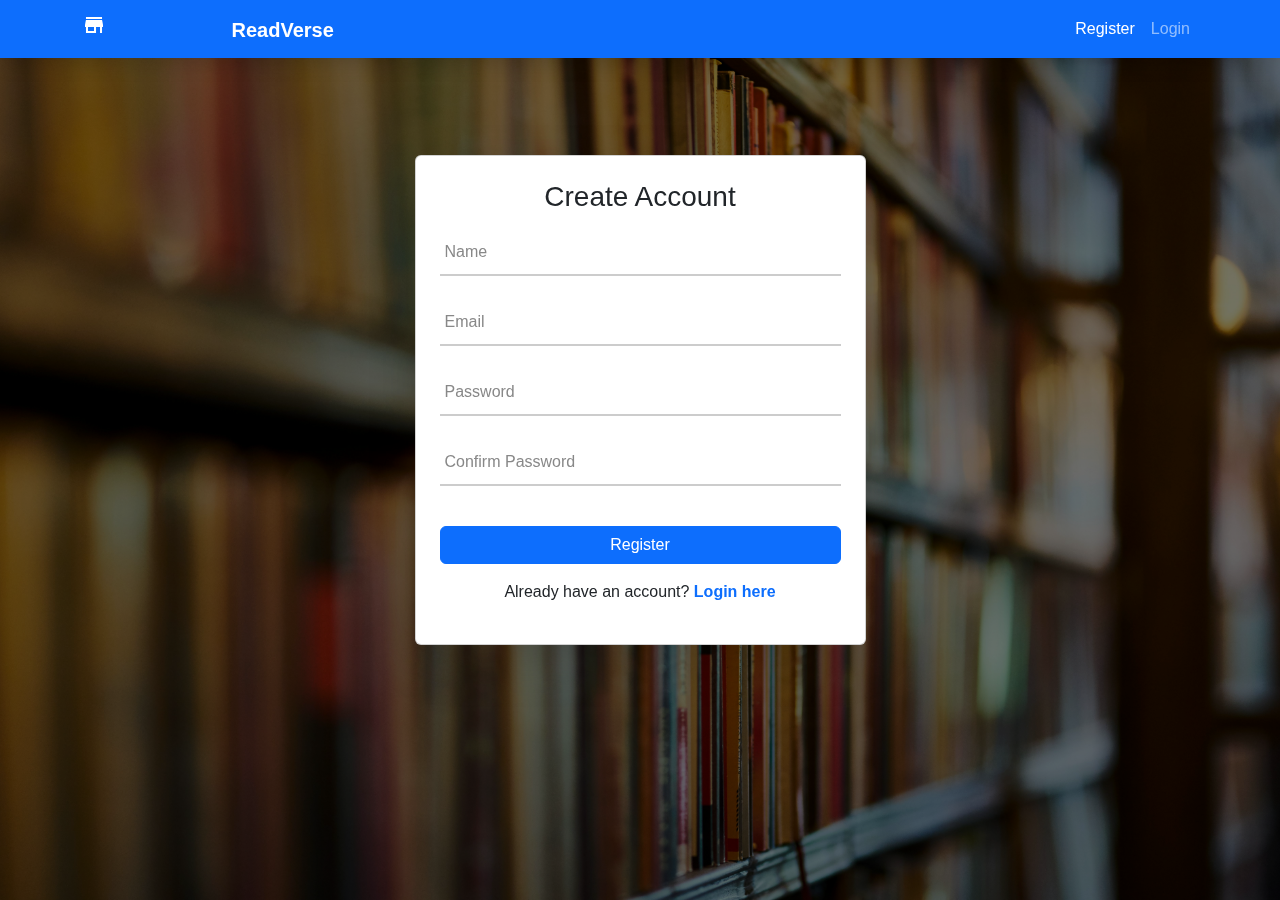
<file: index.html>
<!DOCTYPE html>
<html lang="en">

<head>
    <meta charset="UTF-8">
    <meta name="viewport" content="width=device-width, initial-scale=1.0">
    <title>User Signup</title>

    <!-- Bootstrap CDN -->
    <link rel="stylesheet"
        href="https://cdn.jsdelivr.net/npm/bootstrap@5.3.0/dist/css/bootstrap.min.css">

    <!-- Material Icons -->
    <link href="https://fonts.googleapis.com/icon?family=Material+Icons" rel="stylesheet">

    <link rel="stylesheet" href="css/style.css">
</head>

<body class="bg-light">

    <!-- ===================== NAVBAR ===================== -->
    <nav class="navbar navbar-expand-lg navbar-dark bg-primary shadow">
        <div class="container">

            <a class="navbar-brand fw-bold" href="#">
                <span class="material-icons">storefront</span> ReadVerse
            </a>

            <button class="navbar-toggler" type="button" data-bs-toggle="collapse"
                data-bs-target="#navbarNav">
                <span class="navbar-toggler-icon"></span>
            </button>

            <div class="collapse navbar-collapse" id="navbarNav">

                <ul class="navbar-nav ms-auto">

                    <li class="nav-item">
                        <a class="nav-link active" href="index.html">Register</a>
                    </li>

                    <li class="nav-item">
                        <a class="nav-link" href="login.html">Login</a>
                    </li>

                </ul>

            </div>
        </div>
    </nav>

    <!-- ===================== FORM SECTION ===================== -->
    <div class="container mt-4">
        <div class="row justify-content-center">
            <div class="col-md-5">

                <div class="card p-4 shadow-lg">
                    <h3 class="text-center mb-3">Create Account</h3>

                    <form id="signupForm">

                        <!-- Name -->
                        <div class="md-input">
                            <input type="text" id="name" required>
                            <label>Name</label>
                        </div>

                        <!-- Email -->
                        <div class="md-input">
                            <input type="email" id="email" required>
                            <label>Email</label>
                        </div>

                        <!-- Password -->
                        <div class="md-input">
                            <input type="password" id="password" required>
                            <label>Password</label>
                        </div>

                        <!-- Confirm Password -->
                        <div class="md-input">
                            <input type="password" id="confirmPassword" required>
                            <label>Confirm Password</label>
                        </div>

                        <button class="btn btn-primary w-100 mt-3" type="submit">
                            Register
                        </button>

                    </form>

                    <p class="text-center mt-3">
                        Already have an account?
                        <a href="login.html" class="fw-semibold" style="text-decoration:none;">
                            Login here
                        </a>
                    </p>

                </div>

                <!-- Snackbar -->
                <div id="snackbar"></div>

            </div>
        </div>
    </div>

    <script src="js/script.js"></script>

    <!-- Bootstrap JS -->
    <script src="https://cdn.jsdelivr.net/npm/bootstrap@5.3.0/dist/js/bootstrap.bundle.min.js"></script>

</body>

</html>
</file>
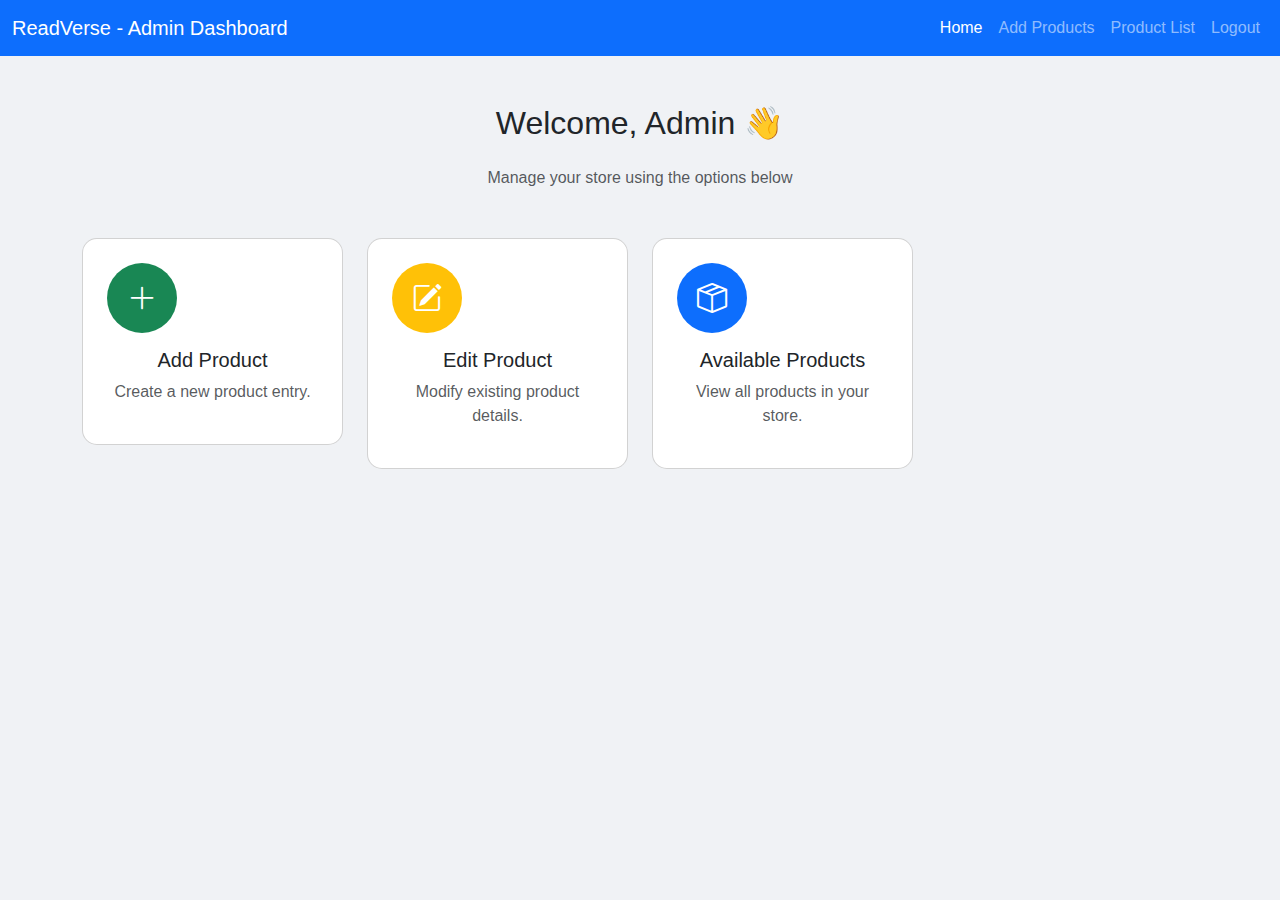
<file: admin_home.html>
<!DOCTYPE html>
<html lang="en">
<head>
    <meta charset="UTF-8">
    <meta name="viewport" content="width=device-width, initial-scale=1.0">
    <title>Admin Dashboard</title>

    <!-- Bootstrap -->
    <link href="https://cdn.jsdelivr.net/npm/bootstrap@5.3.0/dist/css/bootstrap.min.css" rel="stylesheet">

    <style>
        body {
            background: #f0f2f5;
            font-family: 'Roboto', sans-serif;
        }
        .card-option {
            transition: 0.3s;
            border-radius: 15px;
            cursor: pointer;
        }
        .card-option:hover {
            transform: translateY(-5px);
            box-shadow: 0 6px 18px rgba(0,0,0,0.15);
        }
        .icon-circle {
            height: 70px;
            width: 70px;
            border-radius: 50%;
            background: #4e73df;
            display: flex;
            align-items: center;
            justify-content: center;
            color: white;
            font-size: 30px;
            margin-bottom: 15px;
        }
    </style>
</head>
<body>

<!-- Navbar -->
<nav class="navbar navbar-expand-lg navbar-dark bg-primary">
    <div class="container-fluid">
        <a class="navbar-brand" href="#">ReadVerse - Admin Dashboard</a>
        <button class="navbar-toggler" type="button" data-bs-toggle="collapse" data-bs-target="#navbarNav">
            <span class="navbar-toggler-icon"></span>
        </button>

        <div class="collapse navbar-collapse" id="navbarNav">
            <ul class="navbar-nav ms-auto">
                <li class="nav-item"><a class="nav-link active" href="#">Home</a></li>
                <li class="nav-item"><a class="nav-link" href="add_product.html">Add Products</a></li>
                <li class="nav-item"><a class="nav-link" href="product_list.html">Product List</a></li>
                <li class="nav-item"><a class="nav-link" href="login.html">Logout</a></li>
            </ul>
        </div>
    </div>
</nav>

<!-- Main Container -->
<div class="container text-center mt-5">

    <h2 class="mb-4">Welcome, Admin 👋</h2>
    <p class="text-muted mb-5">Manage your store using the options below</p>

    <div class="row g-4">

        <!-- Add Product -->
        <div class="col-md-3">
            <div class="card p-4 card-option" onclick="location.href='add_product.html'">
                <div class="icon-circle bg-success">
                    <i class="bi bi-plus-lg"></i>
                </div>
                <h5>Add Product</h5>
                <p class="text-muted">Create a new product entry.</p>
            </div>
        </div>

        <!-- Edit Product -->
        <div class="col-md-3">
            <div class="card p-4 card-option" onclick="location.href='product_list.html'">
                <div class="icon-circle bg-warning">
                    <i class="bi bi-pencil-square"></i>
                </div>
                <h5>Edit Product</h5>
                <p class="text-muted">Modify existing product details.</p>
            </div>
        </div>

        <!-- View Products -->
        <div class="col-md-3">
            <div class="card p-4 card-option" onclick="location.href='product_list.html'">
                <div class="icon-circle bg-primary">
                    <i class="bi bi-box-seam"></i>
                </div>
                <h5>Available Products</h5>
                <p class="text-muted">View all products in your store.</p>
            </div>
        </div>

    </div>
</div>

<!-- Bootstrap Icons -->
<link rel="stylesheet" href="https://cdn.jsdelivr.net/npm/bootstrap-icons@1.10.5/font/bootstrap-icons.css">

<!-- Bootstrap JS -->
<script src="https://cdn.jsdelivr.net/npm/bootstrap@5.3.0/dist/js/bootstrap.bundle.min.js"></script>

</body>
</html>
</file>
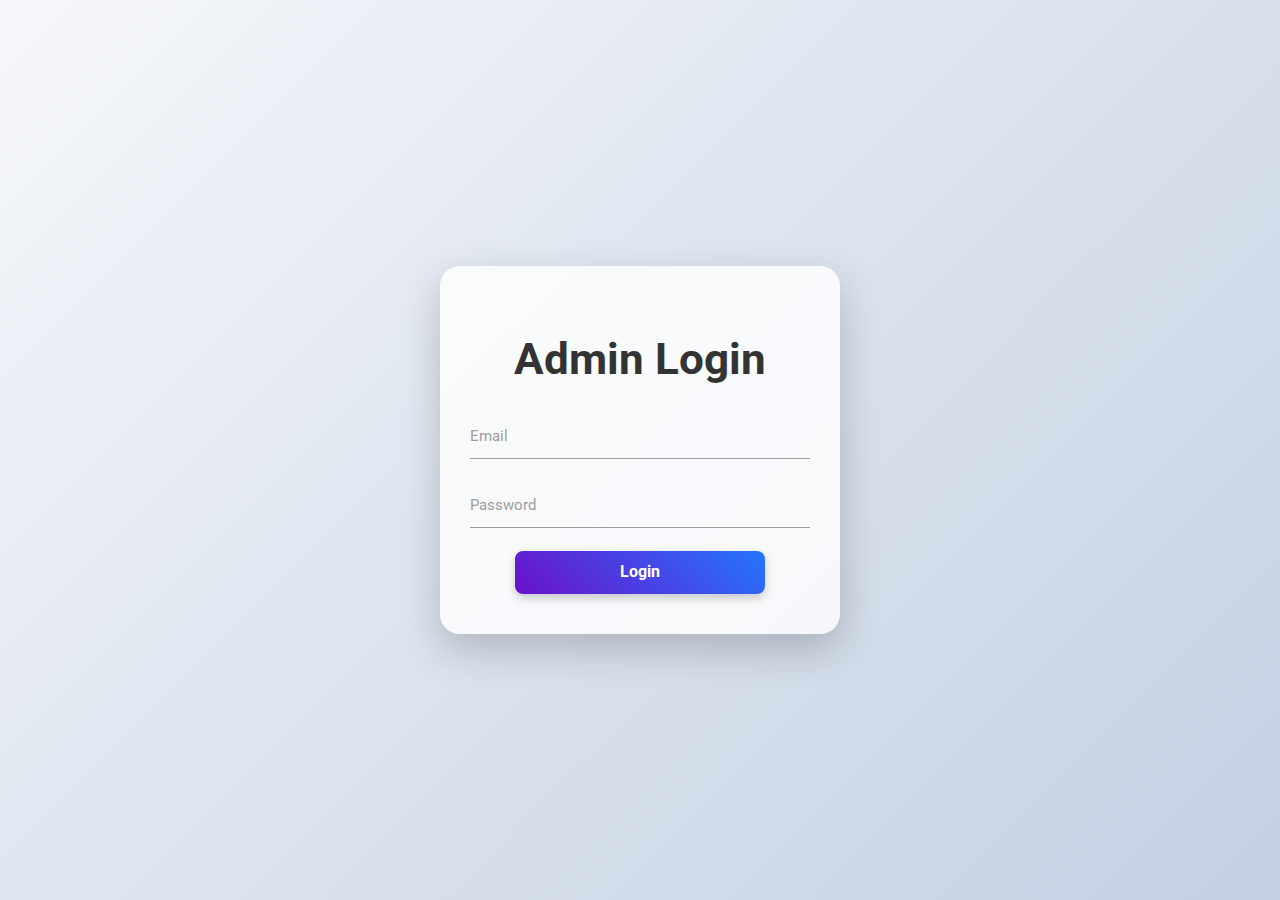
<file: admin_login.html>
<!DOCTYPE html>
<html lang="en">
<head>
<meta charset="UTF-8">
<meta name="viewport" content="width=device-width, initial-scale=1.0">
<title>Admin Login</title>
<link href="https://cdnjs.cloudflare.com/ajax/libs/materialize/1.0.0/css/materialize.min.css" rel="stylesheet">
<link href="https://fonts.googleapis.com/css2?family=Roboto:wght@400;500;700&display=swap" rel="stylesheet">
<style>
    body {
        font-family: 'Roboto', sans-serif;
        background: linear-gradient(135deg, #f5f7fa, #c3cfe2);
        min-height: 100vh;
        display: flex;
        justify-content: center;
        align-items: center;
    }
    .login-container {
        background: #ffffffcc;
        padding: 40px 30px;
        border-radius: 20px;
        box-shadow: 0 15px 40px rgba(0,0,0,0.2);
        width: 100%;
        max-width: 400px;
        text-align: center;
    }
    h3 { font-weight: 700; margin-bottom: 30px; color:#333; }
    .btn { width: 100%; background: #5c6bc0; border-radius: 50px; padding:10px 0; font-weight:500; }
    .btn:hover { background: #3949ab; }

   .login-btn {
    width: 250px;              /* button width */
    padding: 12px 20px;        /* vertical + horizontal padding */
    font-size: 16px;           /* text size */
    font-weight: bold;          /* make text bold */
    color: #fff;               /* text color */
    background: linear-gradient(45deg, #6a11cb, #2575fc); /* gradient */
    border: none;              /* remove default border */
    border-radius: 8px;        /* rounded corners */
    box-shadow: 0 4px 10px rgba(0,0,0,0.2); /* subtle shadow */
    cursor: pointer;           /* pointer on hover */
    transition: all 0.3s ease; /* smooth transition for hover effects */
}

/* Hover effect */
.login-btn:hover {
    background: linear-gradient(45deg, #2575fc, #6a11cb); /* reverse gradient */
    transform: translateY(-2px); /* slight lift */
    box-shadow: 0 6px 12px rgba(0,0,0,0.25);
}

/* Optional active/click effect */
.login-btn:active {
    transform: translateY(1px);
    box-shadow: 0 3px 6px rgba(0,0,0,0.2);
}


</style>
</head>
<body>

<div class="login-container">
    <h3>Admin Login</h3>
    <form id="loginForm">
        <div class="input-field">
            <input id="email" type="email" required>
            <label for="email">Email</label>
        </div>
        <div class="input-field">
            <input id="password" type="password" required>
            <label for="password">Password</label>
        </div>
        <button type="submit" class="login-btn">Login</button>

    </form>
</div>

<script src="https://cdnjs.cloudflare.com/ajax/libs/materialize/1.0.0/js/materialize.min.js"></script>
<script>
const admin = { email: "admin@gmail.com", password: "admin123" };

document.getElementById("loginForm").addEventListener("submit", function(e){
    e.preventDefault();
    const email = document.getElementById("email").value;
    const password = document.getElementById("password").value;

    if(email === admin.email && password === admin.password){
        localStorage.setItem("isAdminLoggedIn", "true");
        window.location.href = "admin_home.html";
    } else {
        M.toast({html: 'Invalid credentials', classes:'red'});
    }
});
</script>
</body>
</html>
</file>
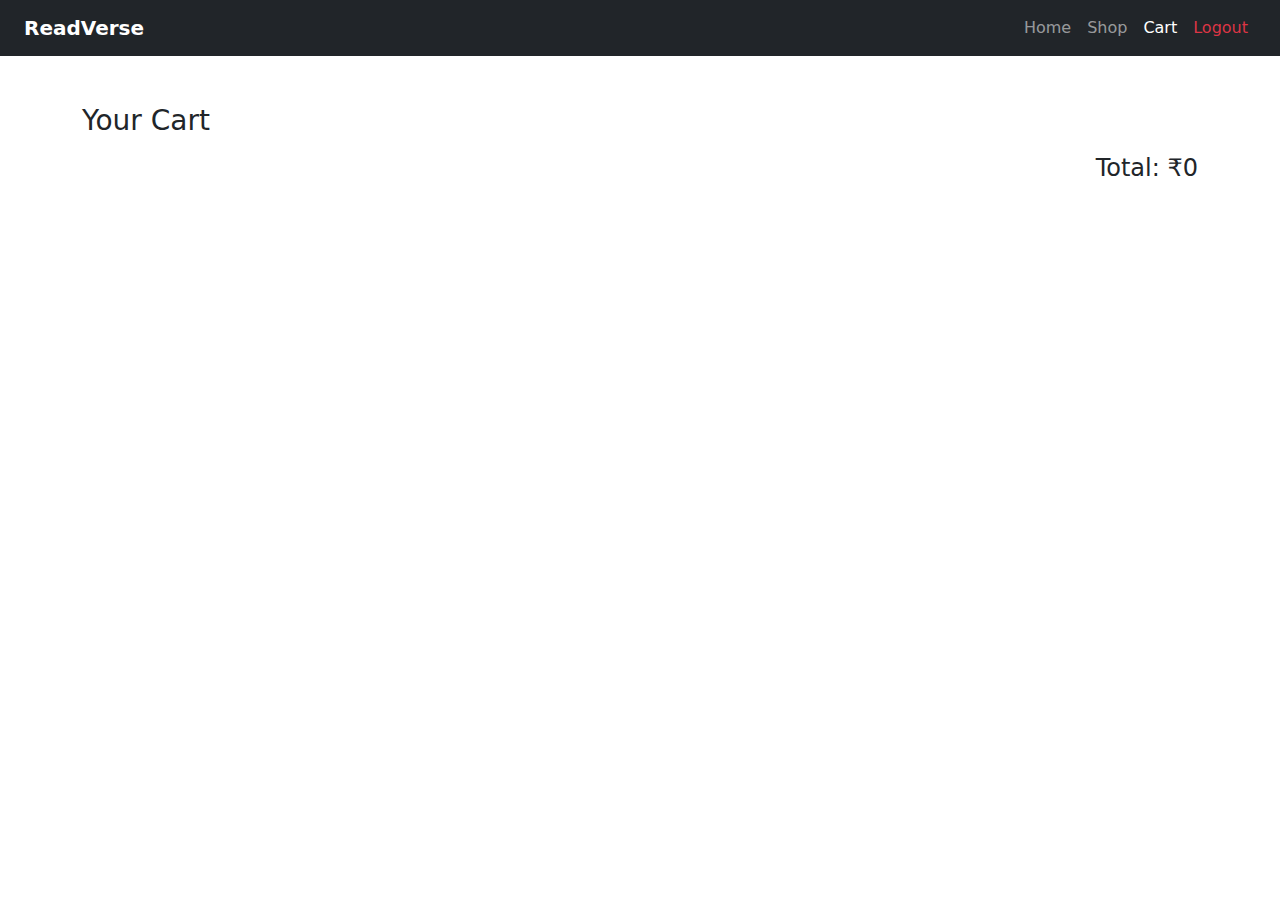
<file: cart.html>
<!DOCTYPE html>
<html lang="en">
<head>
    <meta charset="UTF-8">
    <meta name="viewport" content="width=device-width, initial-scale=1.0">
    <title>Your Cart</title>

    <link rel="stylesheet" href="https://cdn.jsdelivr.net/npm/bootstrap@5.3.0/dist/css/bootstrap.min.css">

    <style>
        .cart-img {
            width: 80px;
            height: 110px;
            object-fit: cover;
            border-radius: 6px;
        }
    </style>
</head>
<body>

<!-- NAVBAR -->
<nav class="navbar navbar-expand-lg navbar-dark bg-dark px-4">
    <a class="navbar-brand fw-bold" href="home.html">ReadVerse</a>
    <button class="navbar-toggler" type="button" data-bs-toggle="collapse" data-bs-target="#navbarNav">
        <span class="navbar-toggler-icon"></span>
    </button>

    <div class="collapse navbar-collapse" id="navbarNav">
        <ul class="navbar-nav ms-auto align-items-center">
            <li class="nav-item"><a class="nav-link" href="home.html">Home</a></li>
            <li class="nav-item"><a class="nav-link" href="products.html">Shop</a></li>
            <li class="nav-item"><a class="nav-link active" href="cart.html">Cart</a></li>
            <li class="nav-item">
                <a class="nav-link text-danger" href="#" id="logoutBtn">Logout</a>
            </li>
        </ul>
    </div>
</nav>

<div class="container my-5">
    <h3>Your Cart</h3>
    <div id="cartItems"></div>
    <h4 class="text-end mt-3" id="grandTotal">Total: ₹0</h4>
</div>

<script>
function loadCart() {
    let cart = JSON.parse(localStorage.getItem("cart")) || [];
    let container = document.getElementById("cartItems");
    container.innerHTML = "";

    let total = 0;

    cart.forEach((item, i) => {
        total += item.price * item.qty;

        container.innerHTML += `
        <div class="row bg-white shadow-sm p-3 mb-3 rounded">
            <div class="col-3">
                <img src="${item.image}" class="cart-img">
            </div>

            <div class="col-5">
                <h6>${item.name}</h6>
                <p class="text-muted">₹${item.price}</p>
            </div>

            <div class="col-2">
                <input type="number" min="1" class="form-control" 
                       value="${item.qty}" onchange="updateQty(${i}, this.value)">
            </div>

            <div class="col-2">
                <button class="btn btn-danger" onclick="removeItem(${i})">X</button>
            </div>
        </div>
        `;
    });

    document.getElementById("grandTotal").innerText = "Total: ₹" + total;
}

function updateQty(i, qty) {
    let cart = JSON.parse(localStorage.getItem("cart"));
    cart[i].qty = parseInt(qty);
    localStorage.setItem("cart", JSON.stringify(cart));
    loadCart();
}

function removeItem(i) {
    let cart = JSON.parse(localStorage.getItem("cart"));
    cart.splice(i, 1);
    localStorage.setItem("cart", JSON.stringify(cart));
    loadCart();
}

loadCart();

document.getElementById("logoutBtn")?.addEventListener("click", function () {
    // Clear login session
    localStorage.removeItem("currentUser");

    // Optional: clear cart
    // localStorage.removeItem("cart");

    alert("Logged out successfully!");

    // Redirect to login page
    window.location.href = "login.html";
});

</script>

</body>
</html>
</file>
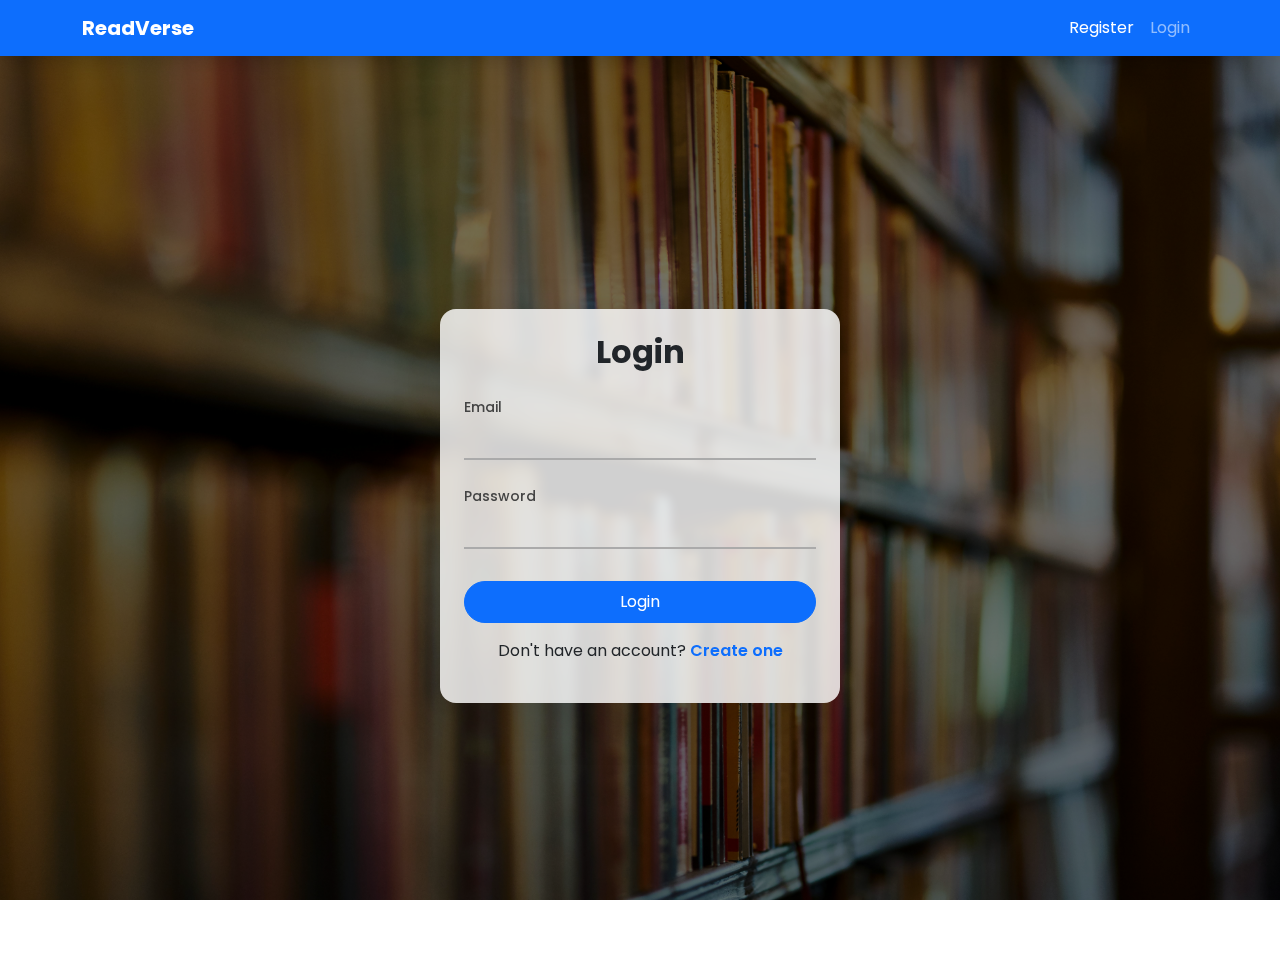
<file: login.html>
<!DOCTYPE html>
<html lang="en">
<head>
    <meta charset="UTF-8">
    <meta name="viewport" content="width=device-width, initial-scale=1.0">
    <title>Login - ShopEase</title>

    <!-- Bootstrap -->
    <link rel="stylesheet"
          href="https://cdn.jsdelivr.net/npm/bootstrap@5.3.0/dist/css/bootstrap.min.css">

    <!-- Google Font -->
    <link href="https://fonts.googleapis.com/css2?family=Poppins:wght@300;400;500;600&display=swap"
          rel="stylesheet">

    <link rel="stylesheet" href="css/login.css">
</head>

<body>

    <!-- ===================== NAVBAR ===================== -->
    <nav class="navbar navbar-expand-lg navbar-dark bg-primary shadow">
        <div class="container">

            <a class="navbar-brand fw-bold" href="#">
                <span class="material-icons"></span> ReadVerse
            </a>

            <button class="navbar-toggler" type="button" data-bs-toggle="collapse"
                data-bs-target="#navbarNav">
                <span class="navbar-toggler-icon"></span>
            </button>

            <div class="collapse navbar-collapse" id="navbarNav">

                <ul class="navbar-nav ms-auto">

                    <li class="nav-item">
                        <a class="nav-link active" href="index.html">Register</a>
                    </li>

                    <li class="nav-item">
                        <a class="nav-link" href="login.html">Login</a>
                    </li>

                </ul>

            </div>
        </div>
    </nav>

    <div id="snackbar">Invalid email or password!</div>

    <div class="container d-flex justify-content-center align-items-center vh-100">
        <div class="login-box shadow-lg p-4 rounded-4">

            <h2 class="text-center mb-4 fw-bold">Login</h2>

            <form id="loginForm">

                <div class="form-group mb-4">
                    <label class="material-label">Email</label>
                    <input type="email" id="email" class="form-control material-input">
                </div>

                <div class="form-group mb-4">
                    <label class="material-label">Password</label>
                    <input type="password" id="password" class="form-control material-input">
                </div>

                <button type="submit" class="btn btn-primary w-100 py-2 mt-2 rounded-pill">
                    Login
                </button>
            </form>

            <!-- ⭐ Registration Link -->
            <p class="text-center mt-3">
                Don't have an account?
                <a href="index.html" class="fw-semibold" style="text-decoration:none;">
                    Create one
                </a>
            </p>

        </div>
    </div>

    <script src="js/login.js"></script>
</body>
</html>
</file>
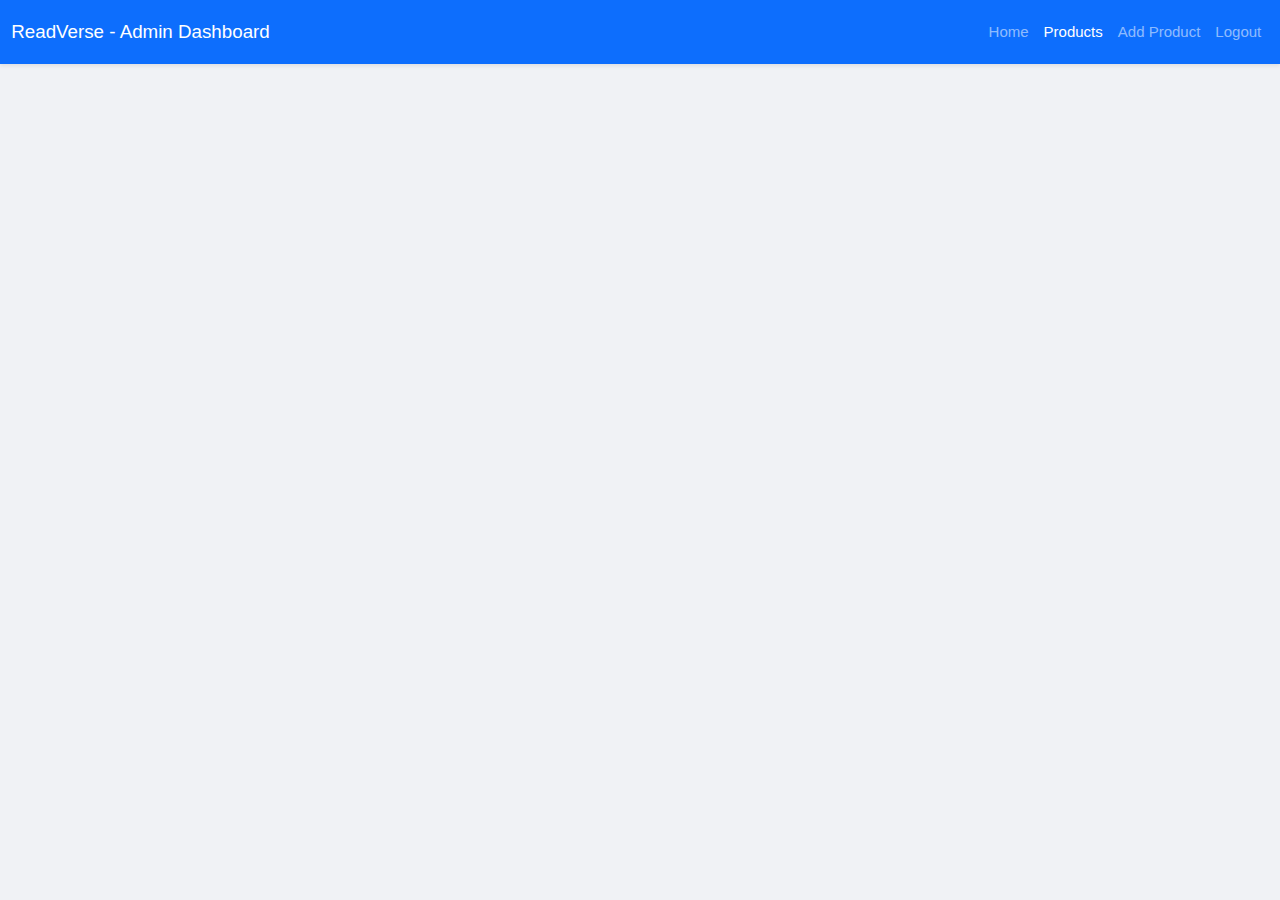
<file: product_list.html>
<!DOCTYPE html>
<html lang="en">
<head>
<meta charset="UTF-8">
<meta name="viewport" content="width=device-width, initial-scale=1.0">
<title>Product List</title>

<!-- Bootstrap CSS -->
<link rel="stylesheet" href="https://cdn.jsdelivr.net/npm/bootstrap@5.3.0/dist/css/bootstrap.min.css">
<link href="https://cdnjs.cloudflare.com/ajax/libs/materialize/1.0.0/css/materialize.min.css" rel="stylesheet">
<style>
body { font-family:'Roboto', sans-serif; background:#f0f2f5; }
.card img { max-height:150px; object-fit:cover; }
.card-footer button { margin-right:5px; }
</style>
</head>
<body>

<!-- Navbar -->
<nav class="navbar navbar-expand-lg navbar-dark bg-primary shadow-sm">
  <div class="container-fluid">
    <a class="navbar-brand" href="admin_home.html">ReadVerse - Admin Dashboard</a>
    <button class="navbar-toggler" type="button" data-bs-toggle="collapse" data-bs-target="#navbarNav">
      <span class="navbar-toggler-icon"></span>
    </button>
    <div class="collapse navbar-collapse" id="navbarNav">
      <ul class="navbar-nav ms-auto">
        <li class="nav-item"><a class="nav-link" href="admin_home.html">Home</a></li>
        <li class="nav-item"><a class="nav-link active" href="product_list.html">Products</a></li>
        <li class="nav-item"><a class="nav-link" href="add_product.html">Add Product</a></li>
        <li class="nav-item"><a class="nav-link" href="#" onclick="logout()">Logout</a></li>
      </ul>
    </div>
  </div>
</nav>

<div class="container mt-4">
  <div class="row" id="productList"></div>
</div>

<script src="https://cdn.jsdelivr.net/npm/bootstrap@5.3.0/dist/js/bootstrap.bundle.min.js"></script>
<script src="https://cdnjs.cloudflare.com/ajax/libs/materialize/1.0.0/js/materialize.min.js"></script>

<script>
let products = JSON.parse(localStorage.getItem('products')) || [];

// Ensure each product has an id
products = products.map((p, i) => p.id ? p : {...p, id: i});
localStorage.setItem('products', JSON.stringify(products));

const productList = document.getElementById('productList');

function renderProducts() {
  productList.innerHTML = '';
  products.forEach(product => {
    const col = document.createElement('div');
    col.classList.add('col-md-4', 'mb-4');
    col.innerHTML = `
      <div class="card shadow-sm">
        <img src="${product.image}" class="card-img-top" alt="${product.name}">
        <div class="card-body">
          <h5 class="card-title">${product.name}</h5>
          <p class="mb-1">Price: ₹${product.price}</p>
          <p class="text-muted">Category: ${product.category}</p>
        </div>
        <div class="card-footer d-flex justify-content-between">
          <button class="btn btn-sm btn-success editBtn" data-id="${product.id}">Edit</button>
          <button class="btn btn-sm btn-danger deleteBtn" data-id="${product.id}">Delete</button>
        </div>
      </div>
    `;
    productList.appendChild(col);
  });

  // Edit button
  document.querySelectorAll('.editBtn').forEach(btn => {
    btn.addEventListener('click', e => {
      const id = e.target.getAttribute('data-id');
      localStorage.setItem('editProductId', id);
      window.location.href = 'edit_products.html';
    });
  });

  // Delete button
  document.querySelectorAll('.deleteBtn').forEach(btn => {
    btn.addEventListener('click', e => {
      const id = e.target.getAttribute('data-id');
      if(confirm("Are you sure you want to delete this product?")){
        products = products.filter(p => p.id != id);
        localStorage.setItem('products', JSON.stringify(products));
        renderProducts();
      }
    });
  });
}

renderProducts();

function logout(){
  localStorage.removeItem('loggedInUser');
  window.location.href = 'login.html';
}
</script>
</body>
</html>
</file>
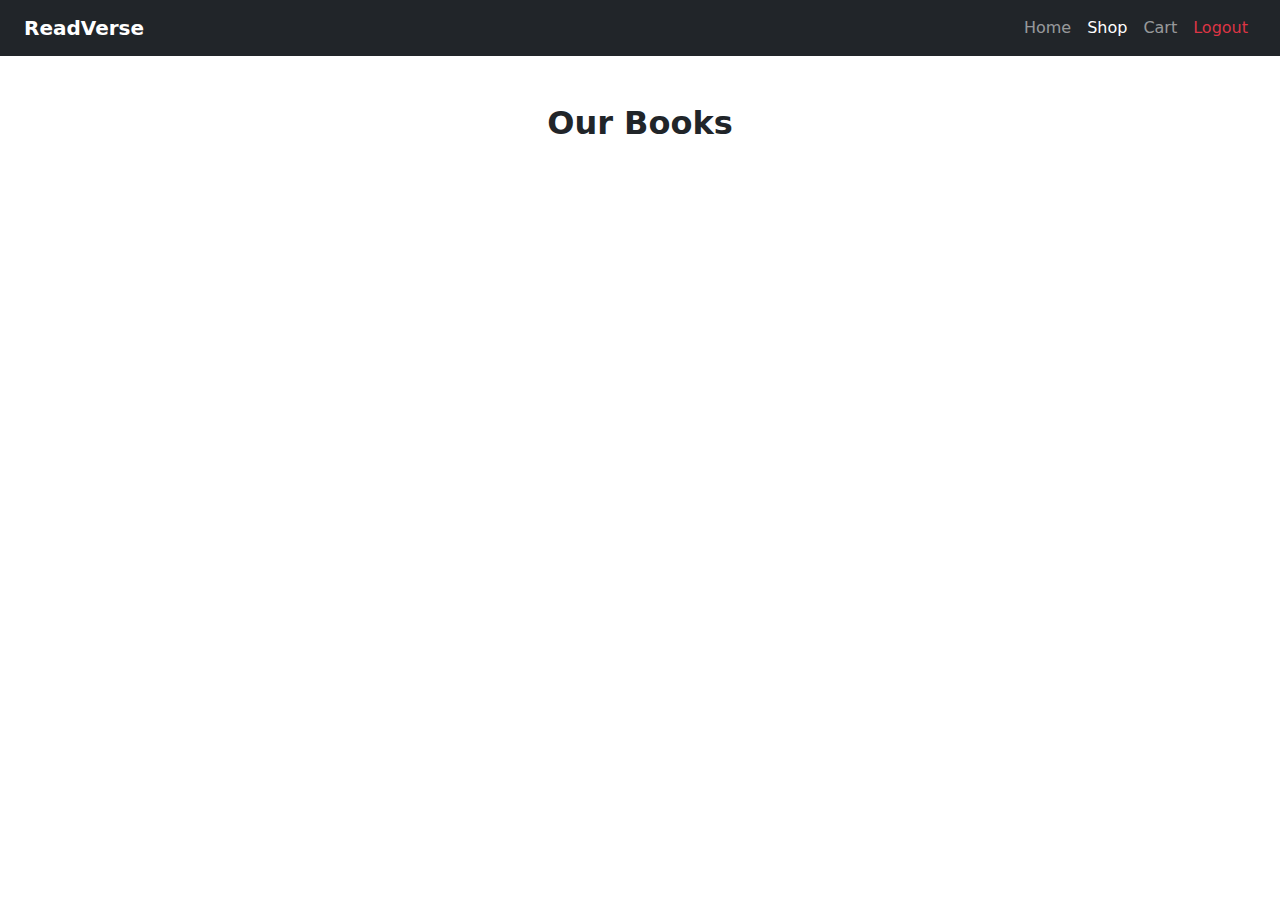
<file: products.html>
<!DOCTYPE html>
<html lang="en">
<head>
    <meta charset="UTF-8">
    <meta name="viewport" content="width=device-width, initial-scale=1.0">
    <title>ReadVerse - Shop</title>

    <link rel="stylesheet" href="https://cdn.jsdelivr.net/npm/bootstrap@5.3.0/dist/css/bootstrap.min.css">
</head>
<body>

<!-- NAVBAR -->
<nav class="navbar navbar-expand-lg navbar-dark bg-dark px-4">
    <a class="navbar-brand fw-bold" href="home.html">ReadVerse</a>
    <button class="navbar-toggler" type="button" data-bs-toggle="collapse" data-bs-target="#navbarNav">
        <span class="navbar-toggler-icon"></span>
    </button>

    <div class="collapse navbar-collapse" id="navbarNav">
        <ul class="navbar-nav ms-auto align-items-center">
            <li class="nav-item"><a class="nav-link" href="home.html">Home</a></li>
            <li class="nav-item"><a class="nav-link active" href="products.html">Shop</a></li>
            <li class="nav-item"><a class="nav-link" href="cart.html">Cart</a></li>
            <li class="nav-item">
                <a class="nav-link text-danger" href="#" id="logoutBtn">Logout</a>
            </li>
        </ul>
    </div>
</nav>

<!-- PRODUCT LIST -->
<section class="container my-5">
    <h2 class="text-center mb-4 fw-bold">Our Books</h2>
    <div class="row" id="productList"></div>
</section>

<script>
// Logout
document.getElementById("logoutBtn")?.addEventListener("click", function () {
    localStorage.removeItem("currentUser");
    alert("Logged out successfully!");
    window.location.href = "login.html";
});

// Get products
let products = JSON.parse(localStorage.getItem("products")) || [];
const container = document.getElementById("productList");

// Render products
function renderProducts() {
    container.innerHTML = ""; // clear container

    products.forEach((p, i) => {
        // Use p.image if available, otherwise default
        const imgSrc = p.image ? p.image : 'default-image.png';

        const col = document.createElement("div");
        col.classList.add("col-md-4", "mb-4");

        col.innerHTML = `
        <div class="card shadow-sm h-100">
            <img src="${imgSrc}" class="card-img-top" style="height:250px; object-fit:cover;">
            <div class="card-body d-flex flex-column">
                <h5>${p.name}</h5>
                <p>${p.description}</p>
                <h6 class="text-success fw-bold">₹${p.price}</h6>
                <button class="btn btn-primary mt-auto" onclick="addToCart(${i})">
                    Add to Cart
                </button>
            </div>
        </div>
        `;
        container.appendChild(col);
    });
}

// Add to cart
function addToCart(i) {
    let cart = JSON.parse(localStorage.getItem("cart")) || [];
    let p = products[i];

    let item = cart.find(c => c.id === p.id);

    if (item) {
        item.qty++;
    } else {
        cart.push({
            id: p.id,
            name: p.name,
            price: p.price,
            image: p.image ? p.image : 'default-image.png',
            qty: 1
        });
    }

    localStorage.setItem("cart", JSON.stringify(cart));
    alert("Added to cart!");
}

// Initial render
renderProducts();
</script>

<script src="https://cdn.jsdelivr.net/npm/bootstrap@5.3.0/dist/js/bootstrap.bundle.min.js"></script>
</body>
</html>
</file>
<file: css/style.css>
body {
    margin: 0;
    padding: 0;
    font-family: 'Poppins', sans-serif;
    background: url("../images/bg2.jpg") no-repeat center center/cover;
    height: 100vh;
}

body::before {
    content: "";
    position: fixed;
    top: 0;
    left: 0;
    width: 100%;
    height: 100%;
    background: rgba(0, 0, 0, 0.55);
    z-index: -1;
}

.card.p-4.shadow-lg {
    top: 15%;
}

/* MATERIAL DESIGN INPUT */
.md-input {
    position: relative;
    margin-bottom: 1.5rem;
}

.md-input input {
    width: 100%;
    padding: 10px 5px;
    font-size: 16px;
    border: none;
    border-bottom: 2px solid #ccc;
    outline: none;
    transition: 0.3s;
}

.md-input input:focus {
    border-bottom: 2px solid #0d6efd;
}

.md-input label {
    position: absolute;
    top: 10px;
    left: 5px;
    color: #888;
    transition: 0.3s;
    pointer-events: none;
}

.md-input input:focus + label,
.md-input input:valid + label {
    top: -12px;
    font-size: 13px;
    color: #0d6efd;
}

/* SNACKBAR */
#snackbar {
    visibility: hidden;
    min-width: 260px;
    background-color: #333;
    color: #fff;
    text-align: center;
    border-radius: 6px;
    padding: 14px;
    position: fixed;
    z-index: 9999;
    left: 50%;
    bottom: 40px;
    transform: translateX(-50%);
    font-size: 16px;
}

#snackbar.show {
    visibility: visible;
    animation: fadein 0.5s, fadeout 0.5s 2.5s;
}

@keyframes fadein {
    from { bottom: 0; opacity: 0; }
    to { bottom: 40px; opacity: 1; }
}

@keyframes fadeout {
    from { bottom: 40px; opacity: 1; }
    to { bottom: 0; opacity: 0; }
}
</file>
<file: css/login.css>
body {
    margin: 0;
    padding: 0;
    font-family: 'Poppins', sans-serif;
    background: url("../images/bg2.jpg") no-repeat center center/cover;
    height: 100vh;
}

body::before {
    content: "";
    position: fixed;
    top: 0;
    left: 0;
    width: 100%;
    height: 100%;
    background: rgba(0, 0, 0, 0.55);
    z-index: -1;
}

.login-box {
    width: 100%;
    max-width: 400px;
    background: #ffffffd0;
    backdrop-filter: blur(4px);
    border-radius: 20px;
}

.material-label {
    font-size: 14px;
    font-weight: 500;
    color: #444;
    margin-bottom: 4px;
}

/* Material Input */
.material-input {
    border: none;
    border-bottom: 2px solid #aaa;
    border-radius: 0;
    background: transparent;
    transition: .3s;
}

.material-input:focus {
    box-shadow: none;
    border-bottom: 2px solid #007bff;
}

/* Snackbar */
#snackbar {
    visibility: hidden;
    min-width: 250px;
    background-color: #e53935;
    color: #fff;
    text-align: center;
    border-radius: 10px;
    padding: 14px;
    position: fixed;
    left: 50%;
    bottom: 30px;
    transform: translateX(-50%);
    font-size: 16px;
    z-index: 9999;
}

#snackbar.show {
    visibility: visible;
    animation: fadein 0.3s, fadeout 0.3s 2.3s;
}

@keyframes fadein {
    from { bottom: 10px; opacity: 0; }
    to { bottom: 30px; opacity: 1; }
}

@keyframes fadeout {
    from { bottom: 30px; opacity: 1; }
    to { bottom: 10px; opacity: 0; }
}

#snackbar {
    visibility: hidden;
    min-width: 250px;
    background-color: #d9534f;
    color: #fff;
    text-align: center;
    border-radius: 4px;
    padding: 12px;
    position: fixed;
    z-index: 1;
    left: 50%;
    bottom: 30px;
    transform: translateX(-50%);
}

#snackbar.show {
    visibility: visible;
    animation: fadein 0.5s, fadeout 0.5s 2.5s;
}

@keyframes fadein {
    from { bottom: 0; opacity: 0; }
    to { bottom: 30px; opacity: 1; }
}

@keyframes fadeout {
    from { bottom: 30px; opacity: 1; }
    to { bottom: 0; opacity: 0; }
}
</file>
